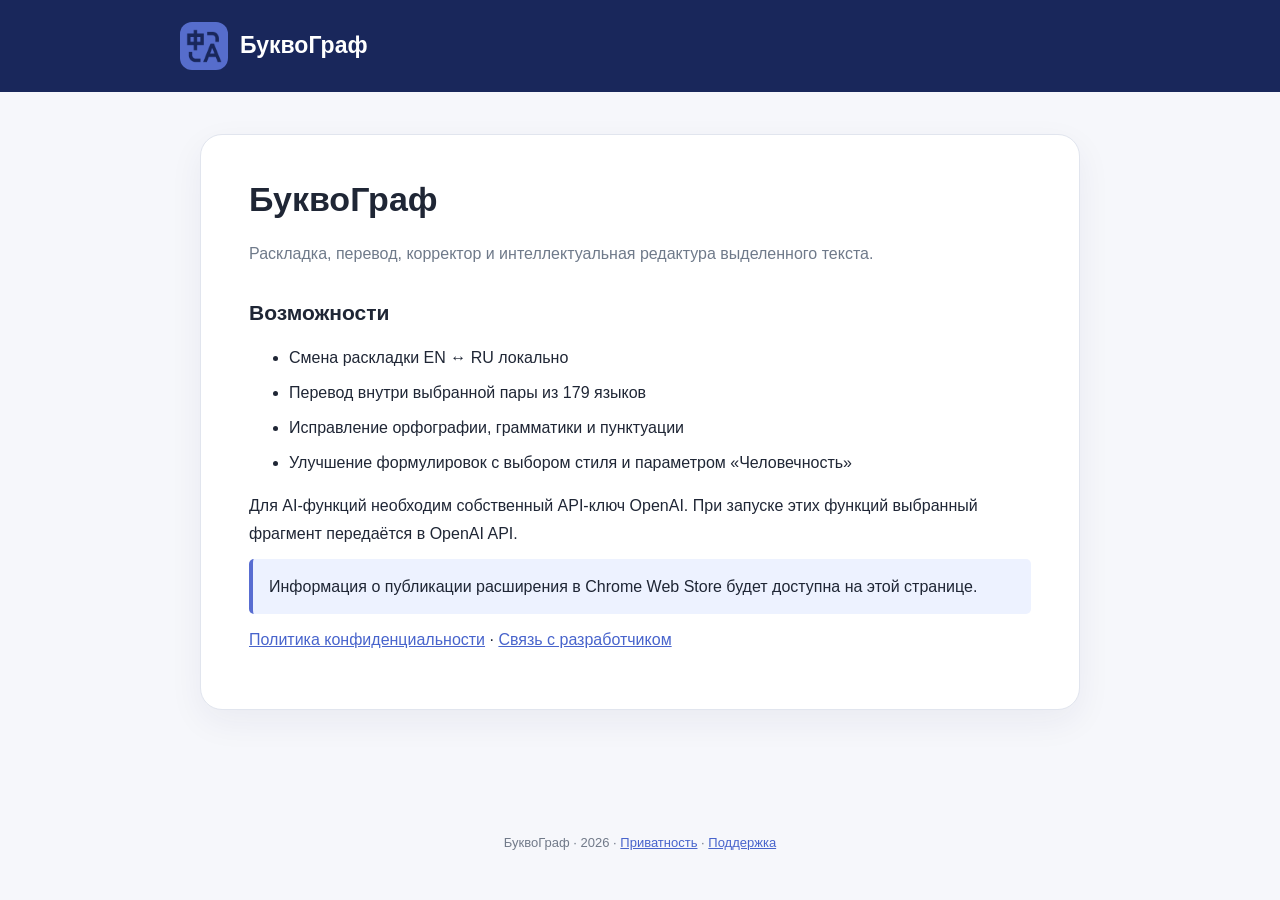
<file: index.html>
<!DOCTYPE html><html lang="ru"><head><meta charset="utf-8"><meta name="viewport" content="width=device-width, initial-scale=1"><title>Главная — БуквоГраф</title><meta name="description" content="БуквоГраф: работа с выделенным текстом в браузере"><link rel="stylesheet" href="style.css"></head><body><header><img src="icon128.png" alt=""><a href="index.html">БуквоГраф</a></header><div class="page"><article><h1>БуквоГраф</h1><p class="muted">Раскладка, перевод, корректор и интеллектуальная редактура выделенного текста.</p><h2>Возможности</h2><ul><li>Смена раскладки EN ↔ RU локально</li><li>Перевод внутри выбранной пары из 179 языков</li><li>Исправление орфографии, грамматики и пунктуации</li><li>Улучшение формулировок с выбором стиля и параметром «Человечность»</li></ul><p>Для AI-функций необходим собственный API-ключ OpenAI. При запуске этих функций выбранный фрагмент передаётся в OpenAI API.</p><p class="notice">Информация о публикации расширения в Chrome Web Store будет доступна на этой странице.</p><p><a href="privacy.html">Политика конфиденциальности</a> · <a href="support.html">Связь с разработчиком</a></p></article></div><footer>БуквоГраф · 2026 · <a href="privacy.html">Приватность</a> · <a href="support.html">Поддержка</a></footer></body></html>
</file>
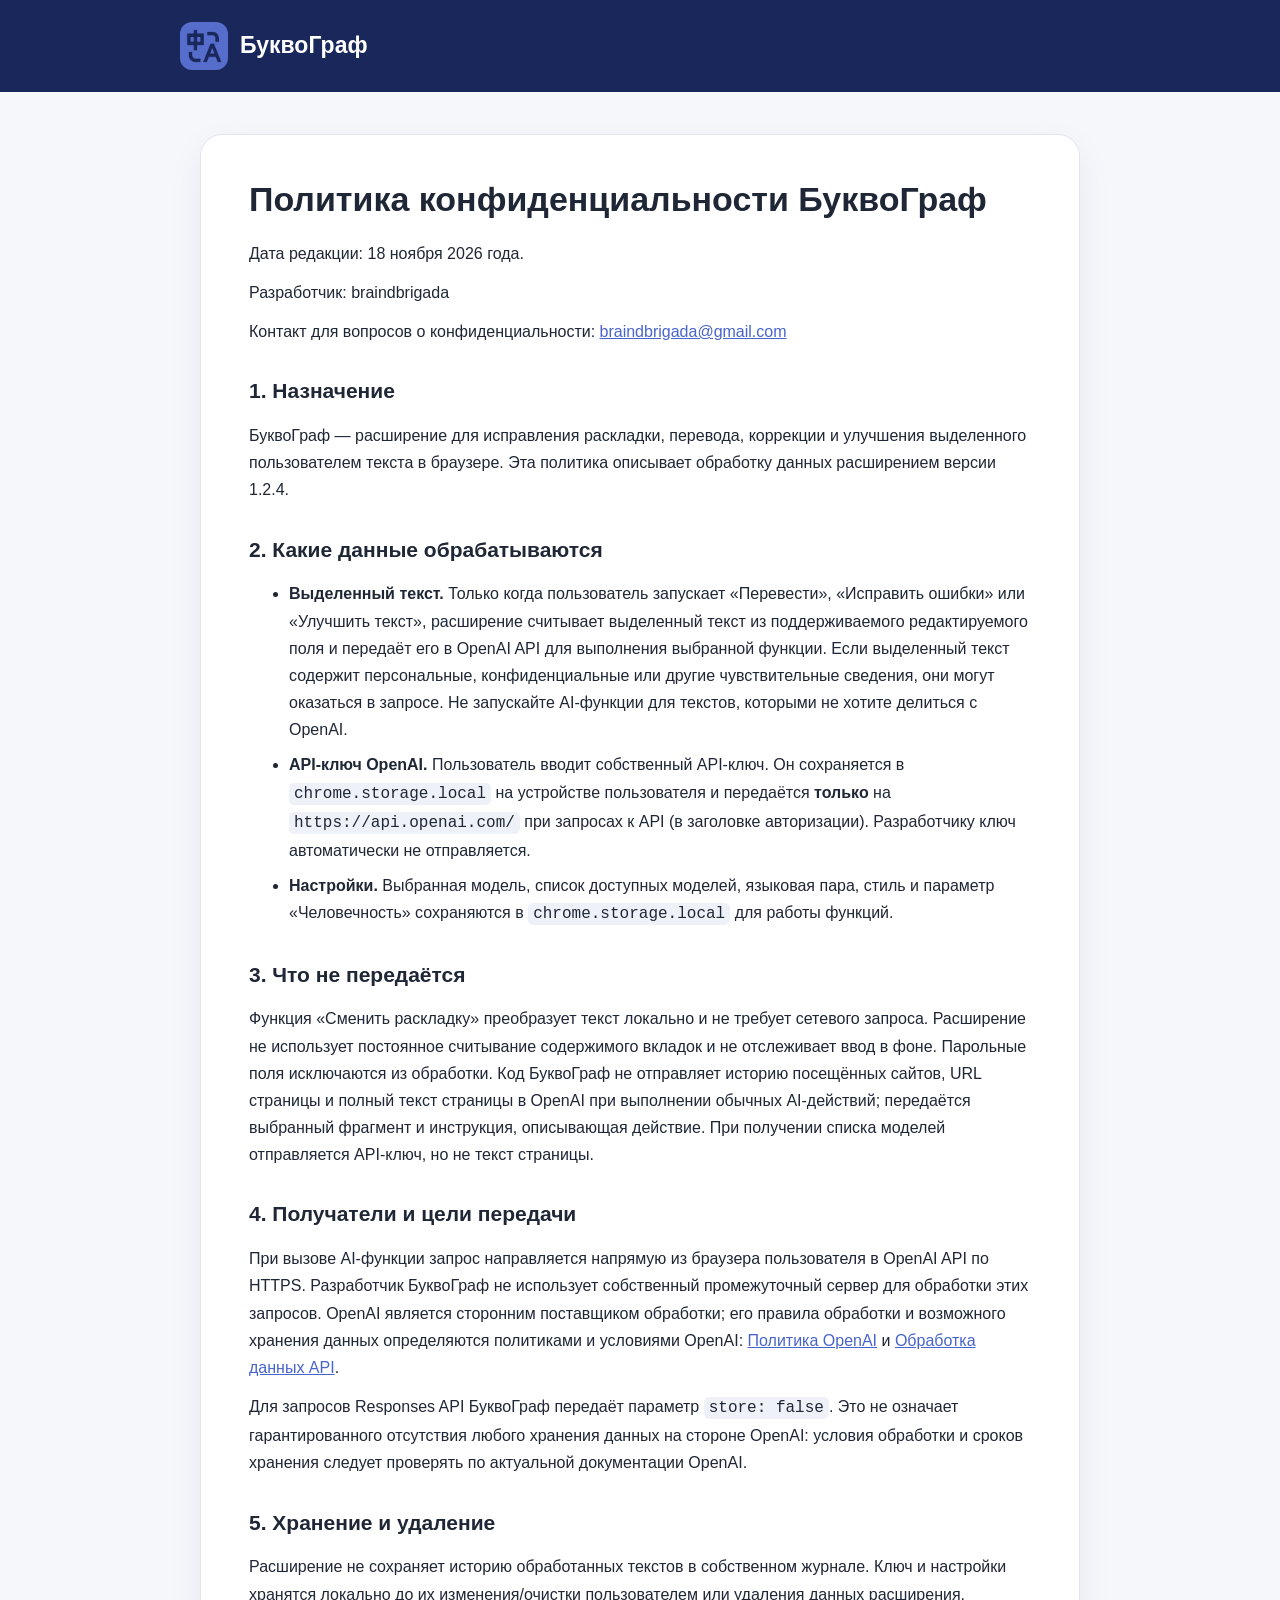
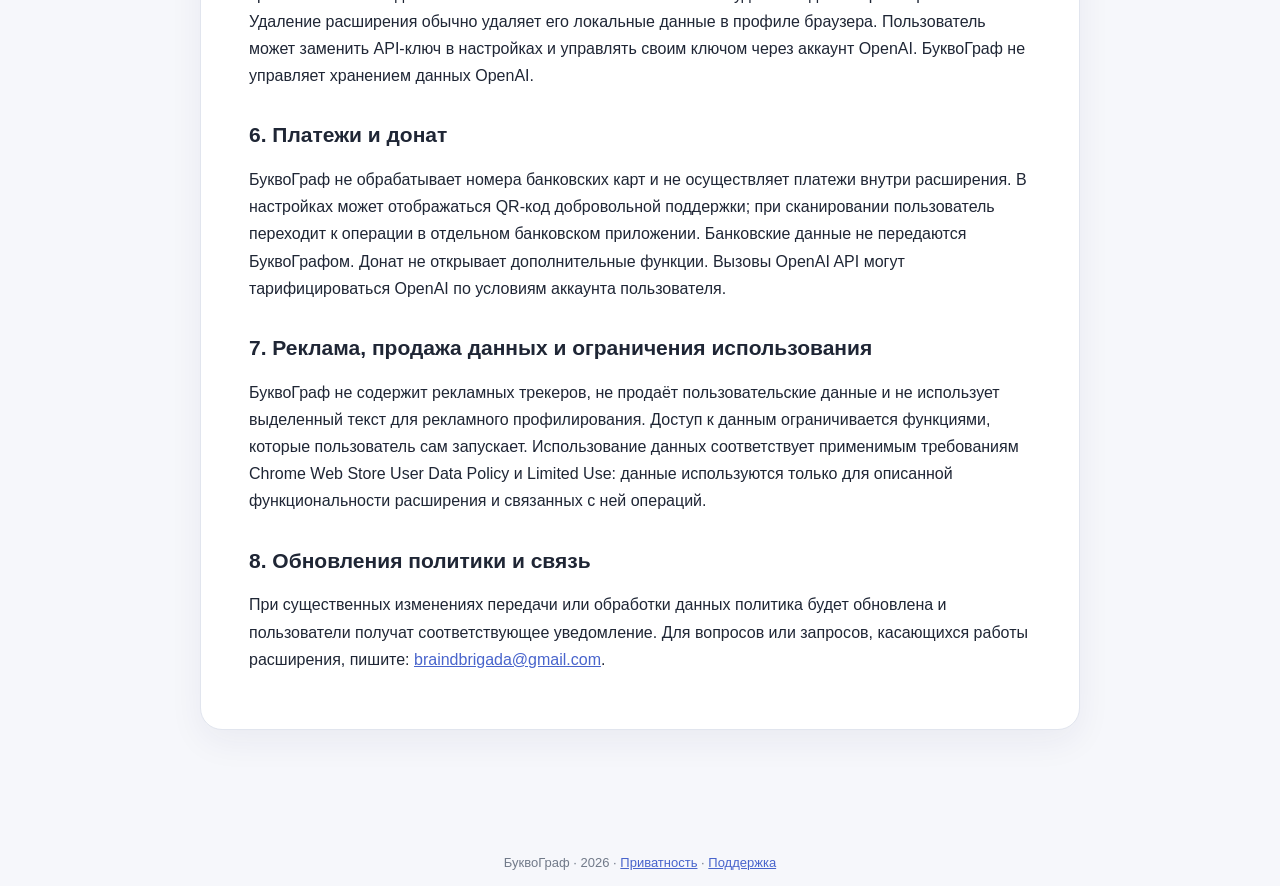
<file: privacy.html>
<!DOCTYPE html><html lang="ru"><head><meta charset="utf-8"><meta name="viewport" content="width=device-width, initial-scale=1"><title>Политика конфиденциальности — БуквоГраф</title><meta name="description" content="БуквоГраф: работа с выделенным текстом в браузере"><link rel="stylesheet" href="style.css"></head><body><header><img src="icon128.png" alt=""><a href="index.html">БуквоГраф</a></header><div class="page"><article><h1>Политика конфиденциальности БуквоГраф</h1>
<p>Дата редакции: 18 ноября 2026 года.  </p>
<p>Разработчик: braindbrigada  </p>
<p>Контакт для вопросов о конфиденциальности: <a href="mailto:braindbrigada@gmail.com">braindbrigada@gmail.com</a></p>
<h2>1. Назначение</h2>
<p>БуквоГраф — расширение для исправления раскладки, перевода, коррекции и улучшения выделенного пользователем текста в браузере. Эта политика описывает обработку данных расширением версии 1.2.4.</p>
<h2>2. Какие данные обрабатываются</h2>
<ul>
<li><strong>Выделенный текст.</strong> Только когда пользователь запускает «Перевести», «Исправить ошибки» или «Улучшить текст», расширение считывает выделенный текст из поддерживаемого редактируемого поля и передаёт его в OpenAI API для выполнения выбранной функции. Если выделенный текст содержит персональные, конфиденциальные или другие чувствительные сведения, они могут оказаться в запросе. Не запускайте AI-функции для текстов, которыми не хотите делиться с OpenAI.</li>
<li><strong>API-ключ OpenAI.</strong> Пользователь вводит собственный API-ключ. Он сохраняется в <code>chrome.storage.local</code> на устройстве пользователя и передаётся <strong>только</strong> на <code>https://api.openai.com/</code> при запросах к API (в заголовке авторизации). Разработчику ключ автоматически не отправляется.</li>
<li><strong>Настройки.</strong> Выбранная модель, список доступных моделей, языковая пара, стиль и параметр «Человечность» сохраняются в <code>chrome.storage.local</code> для работы функций.</li>
</ul>
<h2>3. Что не передаётся</h2>
<p>Функция «Сменить раскладку» преобразует текст локально и не требует сетевого запроса. Расширение не использует постоянное считывание содержимого вкладок и не отслеживает ввод в фоне. Парольные поля исключаются из обработки. Код БуквоГраф не отправляет историю посещённых сайтов, URL страницы и полный текст страницы в OpenAI при выполнении обычных AI-действий; передаётся выбранный фрагмент и инструкция, описывающая действие. При получении списка моделей отправляется API-ключ, но не текст страницы.</p>
<h2>4. Получатели и цели передачи</h2>
<p>При вызове AI-функции запрос направляется напрямую из браузера пользователя в OpenAI API по HTTPS. Разработчик БуквоГраф не использует собственный промежуточный сервер для обработки этих запросов. OpenAI является сторонним поставщиком обработки; его правила обработки и возможного хранения данных определяются политиками и условиями OpenAI: <a href="https://openai.com/policies/privacy-policy/">Политика OpenAI</a> и <a href="https://platform.openai.com/docs/guides/your-data/">Обработка данных API</a>.</p>
<p>Для запросов Responses API БуквоГраф передаёт параметр <code>store: false</code>. Это не означает гарантированного отсутствия любого хранения данных на стороне OpenAI: условия обработки и сроков хранения следует проверять по актуальной документации OpenAI.</p>
<h2>5. Хранение и удаление</h2>
<p>Расширение не сохраняет историю обработанных текстов в собственном журнале. Ключ и настройки хранятся локально до их изменения/очистки пользователем или удаления данных расширения. Удаление расширения обычно удаляет его локальные данные в профиле браузера. Пользователь может заменить API-ключ в настройках и управлять своим ключом через аккаунт OpenAI. БуквоГраф не управляет хранением данных OpenAI.</p>
<h2>6. Платежи и донат</h2>
<p>БуквоГраф не обрабатывает номера банковских карт и не осуществляет платежи внутри расширения. В настройках может отображаться QR-код добровольной поддержки; при сканировании пользователь переходит к операции в отдельном банковском приложении. Банковские данные не передаются БуквоГрафом. Донат не открывает дополнительные функции. Вызовы OpenAI API могут тарифицироваться OpenAI по условиям аккаунта пользователя.</p>
<h2>7. Реклама, продажа данных и ограничения использования</h2>
<p>БуквоГраф не содержит рекламных трекеров, не продаёт пользовательские данные и не использует выделенный текст для рекламного профилирования. Доступ к данным ограничивается функциями, которые пользователь сам запускает. Использование данных соответствует применимым требованиям Chrome Web Store User Data Policy и Limited Use: данные используются только для описанной функциональности расширения и связанных с ней операций.</p>
<h2>8. Обновления политики и связь</h2>
<p>При существенных изменениях передачи или обработки данных политика будет обновлена и пользователи получат соответствующее уведомление. Для вопросов или запросов, касающихся работы расширения, пишите: <a href="mailto:braindbrigada@gmail.com">braindbrigada@gmail.com</a>.</p></article></div><footer>БуквоГраф · 2026 · <a href="privacy.html">Приватность</a> · <a href="support.html">Поддержка</a></footer></body></html>
</file>
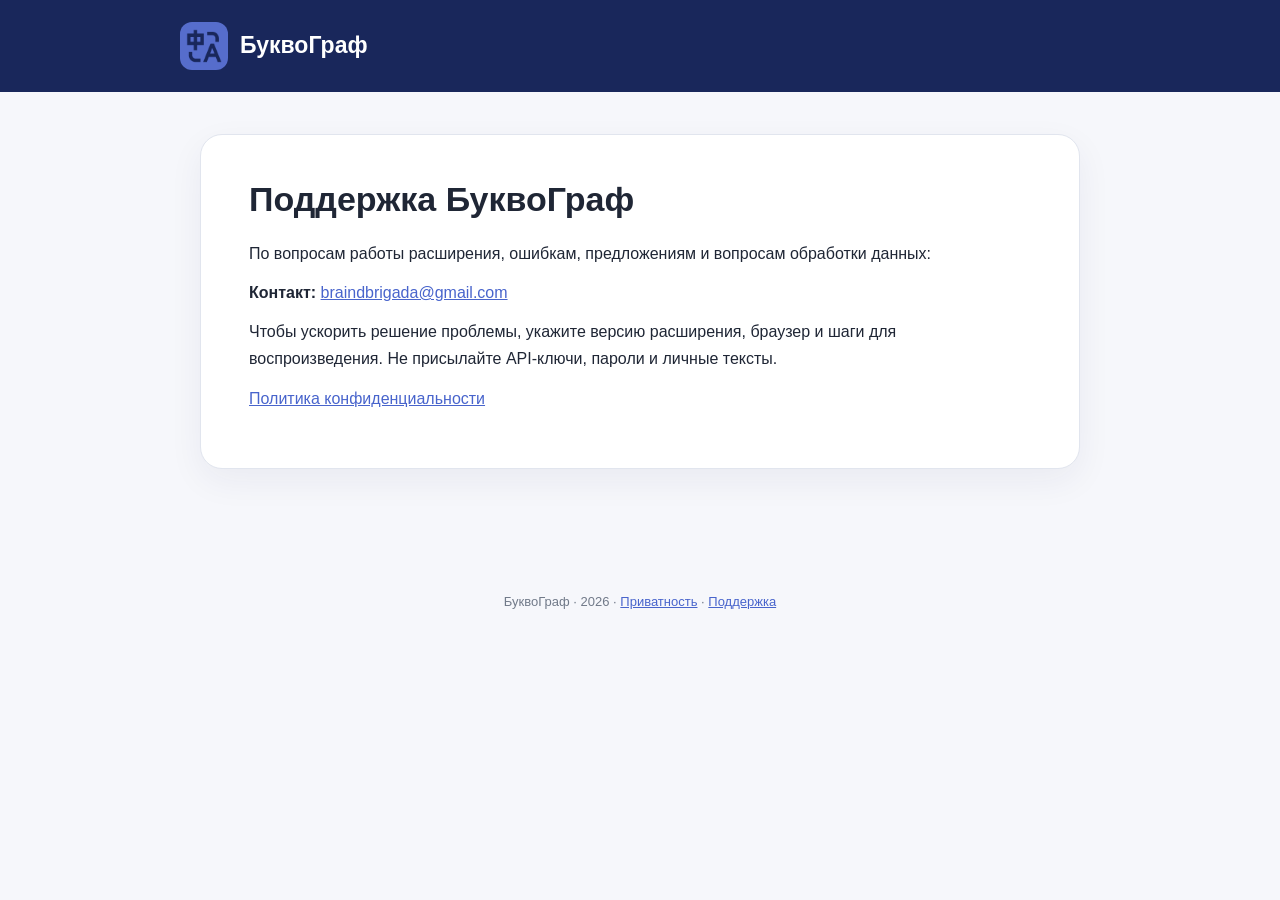
<file: support.html>
<!DOCTYPE html><html lang="ru"><head><meta charset="utf-8"><meta name="viewport" content="width=device-width, initial-scale=1"><title>Поддержка — БуквоГраф</title><meta name="description" content="БуквоГраф: работа с выделенным текстом в браузере"><link rel="stylesheet" href="style.css"></head><body><header><img src="icon128.png" alt=""><a href="index.html">БуквоГраф</a></header><div class="page"><article><h1>Поддержка БуквоГраф</h1><p>По вопросам работы расширения, ошибкам, предложениям и вопросам обработки данных:</p><p><strong>Контакт:</strong> <a href="mailto:braindbrigada@gmail.com">braindbrigada@gmail.com</a></p><p>Чтобы ускорить решение проблемы, укажите версию расширения, браузер и шаги для воспроизведения. Не присылайте API-ключи, пароли и личные тексты.</p><p><a href="privacy.html">Политика конфиденциальности</a></p></article></div><footer>БуквоГраф · 2026 · <a href="privacy.html">Приватность</a> · <a href="support.html">Поддержка</a></footer></body></html>
</file>
<file: style.css>
*{box-sizing:border-box}html{scroll-behavior:smooth}body{margin:0;background:#f6f7fb;color:#1f2635;font:16px/1.7 -apple-system,BlinkMacSystemFont,"Segoe UI",Arial,sans-serif}a{color:#4864cc}header{background:#19275b;color:#fff;padding:22px max(22px,calc((100vw - 920px)/2));display:flex;align-items:center;gap:12px}header img{width:48px;height:48px;border-radius:12px}header a{color:#fff;text-decoration:none;font-size:23px;font-weight:750}.page{max-width:920px;margin:42px auto;padding:0 20px 60px}article{background:white;border:1px solid #e1e5ee;border-radius:22px;padding:44px 48px;box-shadow:0 12px 35px rgba(26,41,86,.06)}h1{font-size:34px;line-height:1.2;margin:0 0 20px}h2{font-size:21px;margin-top:32px;line-height:1.3}p{margin:12px 0}li{margin:8px 0}small,.muted{color:#6f7a8a}footer{text-align:center;color:#717a89;padding:20px;font-size:13px}code{background:#eef2f8;padding:2px 5px;border-radius:5px}.notice{background:#edf2ff;border-left:4px solid #586dd1;padding:14px 16px;border-radius:5px}a:hover{text-decoration:none}@media(max-width:620px){article{padding:24px}h1{font-size:28px}}
</file>
